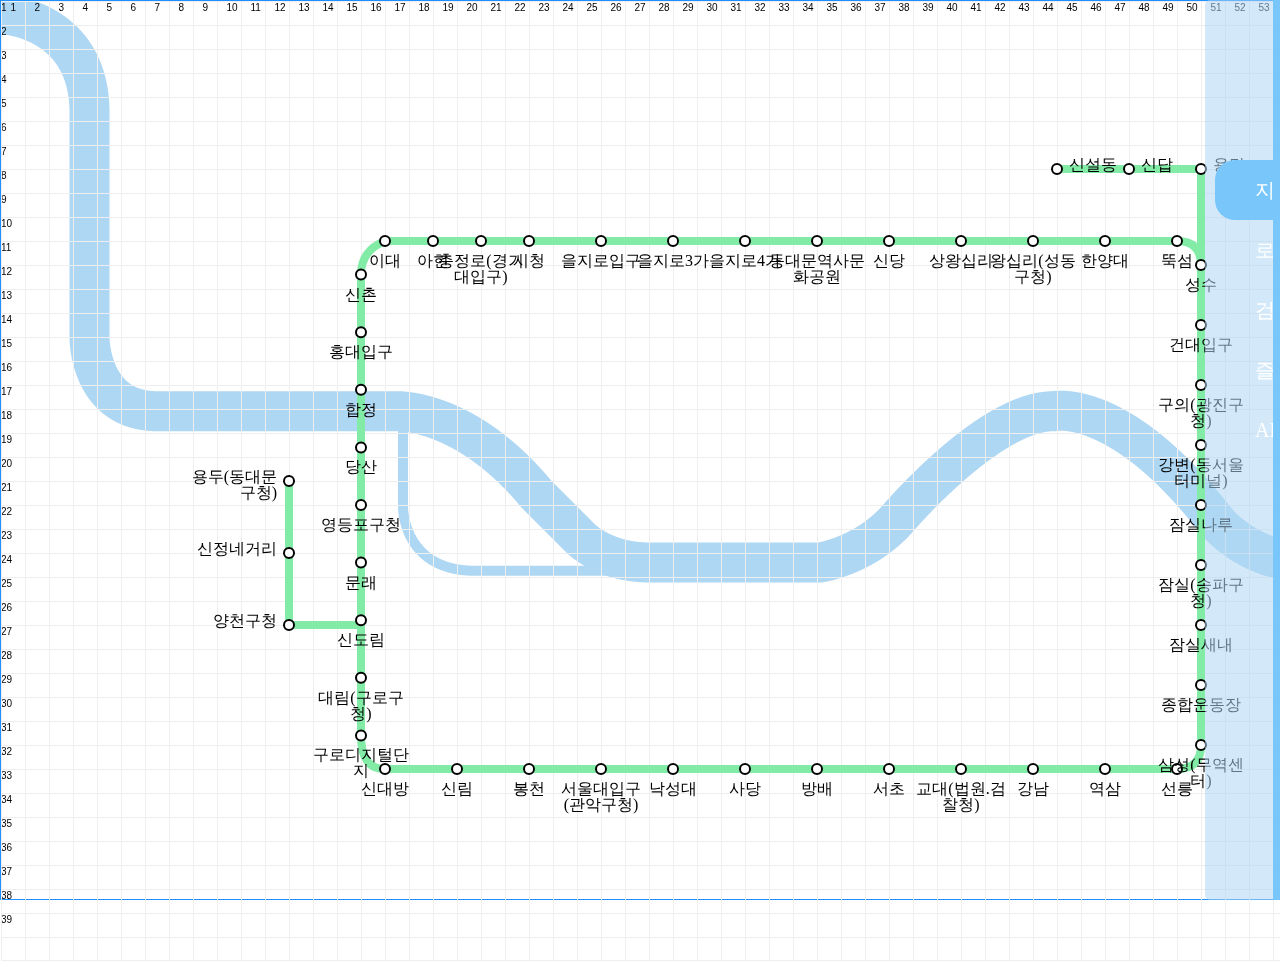
<file: index.html>
<!DOCTYPE html>
<html lang="ko">
    <head>
        <meta charset="UTF-8" />
        <meta http-equiv="X-UA-Compatible" content="IE=edge" />
        <meta name="viewport" content="width=device-width, initial-scale=1.0" />
        <title>Document</title>
        <link rel="preconnect" href="https://fonts.googleapis.com" />
        <link rel="preconnect" href="https://fonts.gstatic.com" crossorigin />
        <link
            rel="stylesheet"
            href="https://cdnjs.cloudflare.com/ajax/libs/font-awesome/6.3.0/css/all.min.css"
            integrity="sha512-SzlrxWUlpfuzQ+pcUCosxcglQRNAq/DZjVsC0lE40xsADsfeQoEypE+enwcOiGjk/bSuGGKHEyjSoQ1zVisanQ=="
            crossorigin="anonymous"
            referrerpolicy="no-referrer"
        />
        <link rel="stylesheet" href="./css/reset.css" />
        <link rel="stylesheet" href="./css/style.css" />
        <script src="./js/jquery-1.12.4.min.js"></script>
        <script
            src="./js/jquery.subwayMap-0.5.3.js"
            type="text/javascript"
        ></script>
        <script src="./js/line2.js"></script>

        <!--[if lt IE 9]>
            <script src="./js/html5shiv.js"></script>
        <![endif]-->
    </head>

    <body>
        <div id="nav">
            <nav class="nav-box">
                <h1>
                    <span class="pc"
                        ><img src="./img/logo (1).png" alt="2호선 지하철 정보"
                    /></span>
                </h1>
                <ul class="depth1">
                    <li class="list active">
                        <a href="index.html"
                            ><i class="fa-solid fa-map-location-dot"></i
                            ><span class="pc">지도보기</span></a
                        >
                    </li>
                    <li class="list">
                        <a href="login.html"
                            ><i class="fa-regular fa-user"></i
                            ><span class="pc">로그인/회원가입</span></a
                        >
                    </li>
                    <li class="list">
                        <a href="record.html"
                            ><i class="fa-solid fa-magnifying-glass"></i>
                            <spn class="pc">검색하기</spn>
                        </a>
                    </li>
                    <li class="list">
                        <a href="star.html"
                            ><i class="fa-regular fa-star"></i
                            ><span class="pc">즐겨찾기</span></a
                        >
                    </li>
                    <li class="list">
                        <a href="index.html"
                            ><i class="fa-brands fa-github"></i
                            ><span class="pc">ABOUT US</span></a
                        >
                    </li>
                </ul>
            </nav>
        </div>
        <div id="wrap" class="main"></div>

        <!-- <div class="introAni">
    <div><img src="./metrointro.gif" alt="" srcset=""></div>
  </div> -->

        <script src="./js/index.js" defer></script>
    </body>
</html>
</file>
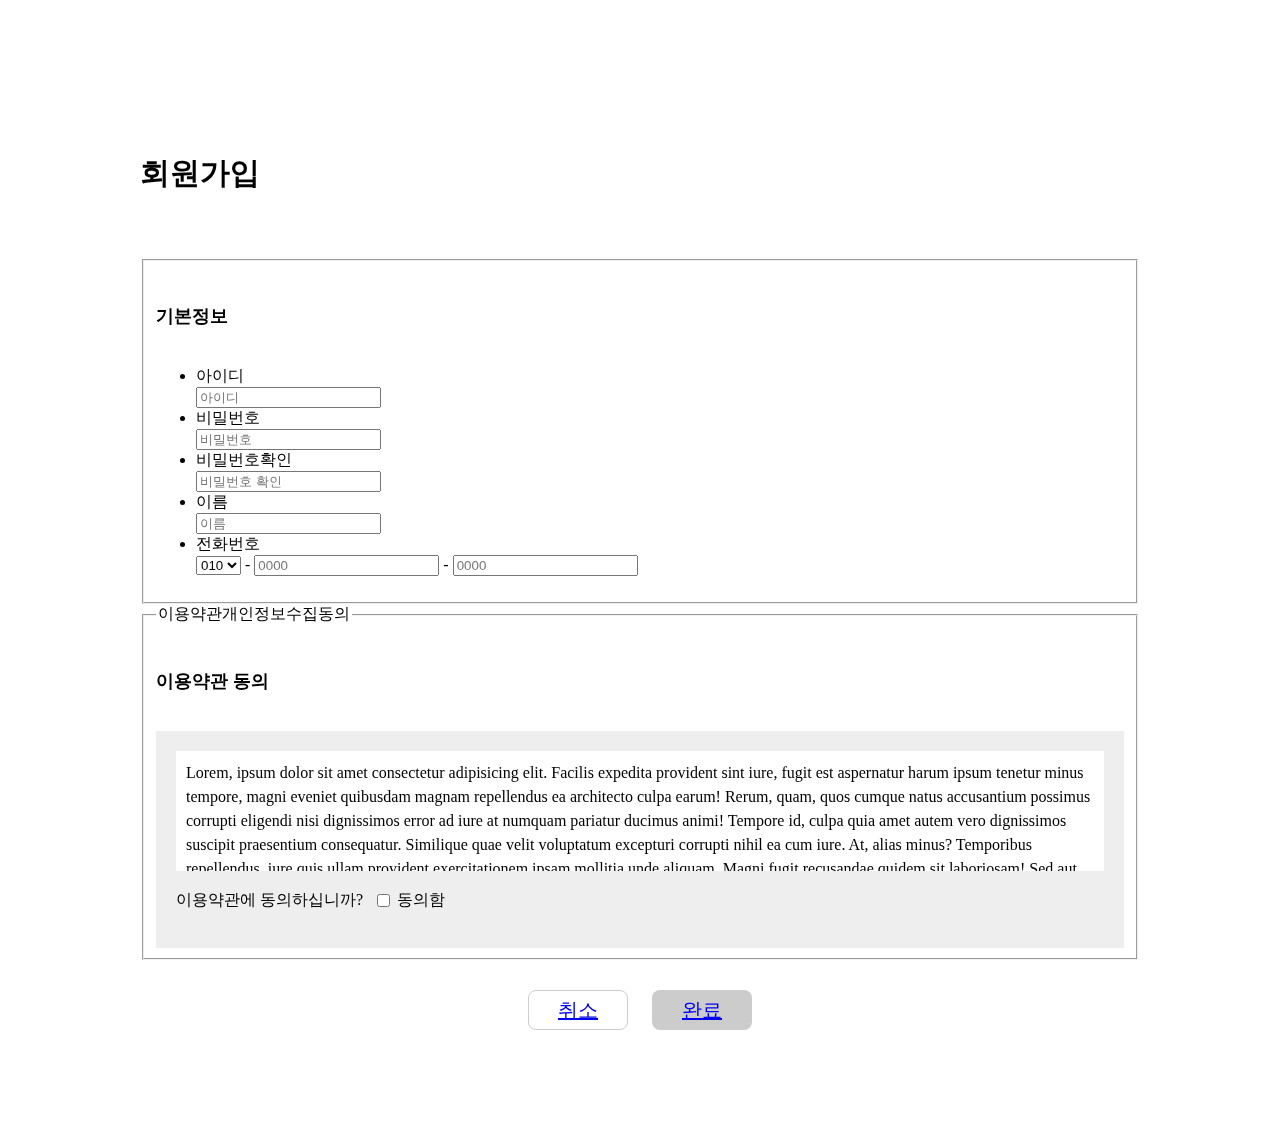
<file: join.html>
<!DOCTYPE html>
<html lang="ko">
    <head>
        <link rel="stylesheet" href="./css/join.css" />
        <title>join</title>
    </head>
    <body>
        <div id="wrap">
            <section id="section" class="joinPage">
                <div class="joinBox row">
                    <h2>회원가입</h2>
                    <form action="#none" method="post">
                        <fieldset>
                            <h3>기본정보</h3>
                            <ul>
                                <li class="cf">
                                    <label for="idbox" class="ooo"
                                        >아이디</label
                                    >
                                    <div class="ap">
                                        <input
                                            class="w100p"
                                            type="text"
                                            placeholder="아이디"
                                            name="idbox"
                                            maxlength="10"
                                        />
                                    </div>
                                </li>
                                <li class="cf">
                                    <label for="pwbox" class="ooo"
                                        >비밀번호</label
                                    >
                                    <div class="ap">
                                        <input
                                            class="w100p"
                                            type="password"
                                            placeholder="비밀번호"
                                            name="pwbox"
                                        />
                                    </div>
                                </li>
                                <li class="cf">
                                    <label for="pwboxok" class="ooo"
                                        >비밀번호확인</label
                                    >
                                    <div class="ap">
                                        <input
                                            class="w100p"
                                            type="password"
                                            placeholder="비밀번호 확인"
                                            name="pwboxok"
                                        />
                                    </div>
                                </li>
                                <li class="cf">
                                    <label for="irum">이름</label>
                                    <div class="ap">
                                        <input
                                            class="w100p"
                                            type="text"
                                            placeholder="이름"
                                            name="irum"
                                        />
                                    </div>
                                </li>
                                <li class="cf">
                                    <label for="hp">전화번호</label>
                                    <div class="ap">
                                        <select name="hp" id="hp">
                                            <option value="010">010</option>
                                        </select>
                                        -
                                        <input
                                            type="text"
                                            id="hp1"
                                            name="hp1"
                                            placeholder="0000"
                                        />
                                        -
                                        <input
                                            type="text"
                                            id="hp2"
                                            name="hp2"
                                            placeholder="0000"
                                        />
                                    </div>
                                </li>
                            </ul>
                        </fieldset>
                        <fieldset>
                            <legend>이용약관개인정보수집동의</legend>
                            <h3 class="hh">이용약관 동의</h3>
                            <div class="agree">
                                <div class="guide">
                                    Lorem, ipsum dolor sit amet consectetur
                                    adipisicing elit. Facilis expedita provident
                                    sint iure, fugit est aspernatur harum ipsum
                                    tenetur minus tempore, magni eveniet
                                    quibusdam magnam repellendus ea architecto
                                    culpa earum! Rerum, quam, quos cumque natus
                                    accusantium possimus corrupti eligendi nisi
                                    dignissimos error ad iure at numquam
                                    pariatur ducimus animi! Tempore id, culpa
                                    quia amet autem vero dignissimos suscipit
                                    praesentium consequatur. Similique quae
                                    velit voluptatum excepturi corrupti nihil ea
                                    cum iure. At, alias minus? Temporibus
                                    repellendus, iure quis ullam provident
                                    exercitationem ipsam mollitia unde aliquam.
                                    Magni fugit recusandae quidem sit
                                    laboriosam! Sed aut distinctio repellat ab.
                                    Obcaecati, iure! Facere minima autem dolorum
                                    consectetur sapiente aspernatur beatae.
                                    Dolorem eligendi provident at vero
                                    laboriosam earum animi, nihil explicabo
                                    ullam nobis, sed omnis iure? Veniam magnam,
                                    quibusdam libero maiores laboriosam tenetur
                                    beatae tempora deserunt. Nesciunt
                                    exercitationem dolore, necessitatibus
                                    eligendi adipisci libero vitae quis nostrum
                                    accusantium officiis laboriosam? Debitis
                                    explicabo eligendi ut ratione eveniet quasi.
                                    Optio, reprehenderit illo? Delectus
                                    doloribus iusto vero impedit ratione,
                                    expedita quos consequatur ad praesentium ea?
                                    Amet, accusamus fugiat officiis culpa
                                    deserunt error excepturi cum atque, natus
                                    aliquam rerum doloremque distinctio. Quam
                                    vel quis modi magni, harum officiis autem.
                                    Voluptatum natus maxime reprehenderit? Unde
                                    accusantium suscipit, recusandae veritatis
                                    beatae at. Perferendis architecto tempora
                                    cupiditate libero ut est iure molestiae
                                    quisquam eius? Excepturi suscipit, esse
                                    facilis ut a doloremque fugit laborum
                                    accusamus nostrum quo, autem consequatur
                                    minima? Pariatur rerum cum vitae quod autem
                                    sint dolores earum, praesentium, blanditiis
                                    non consequuntur quia quam. Beatae quis
                                    error quidem modi impedit reprehenderit qui
                                    placeat animi rem dicta nobis excepturi sed,
                                    aperiam ipsa omnis voluptatum quasi, earum
                                    accusamus esse alias quo. Repudiandae
                                    repellendus magnam sit obcaecati! Enim fuga
                                    earum iusto aliquid qui, eveniet fugit non
                                    debitis dolores aut minus, minima laboriosam
                                    eos ipsam vitae corporis blanditiis ducimus
                                    sequi exercitationem officiis excepturi
                                    reiciendis alias. Repellendus, laborum
                                    dolor?
                                </div>
                                <p>
                                    <span>이용약관에 동의하십니까?</span>
                                    <input
                                        type="checkbox"
                                        value="ok"
                                        name="guide"
                                        id="guide"
                                    />
                                    <label for="guide">동의함</label>
                                </p>
                            </div>
                        </fieldset>
                        <div class="btn">
                            <button type="submit">
                                <a href="./login.html">취소</a>
                            </button>
                            <button type="reset">
                                <a href="./login.html">완료</a>
                            </button>
                        </div>
                    </form>
                </div>
            </section>
        </div>

        <script defer>
            function activeLink(e) {
                $("#wrap").load("./login.html");

                return false;
            }

            $("#wrap").on("click", ".btn button", activeLink);
        </script>
    </body>
</html>
</file>
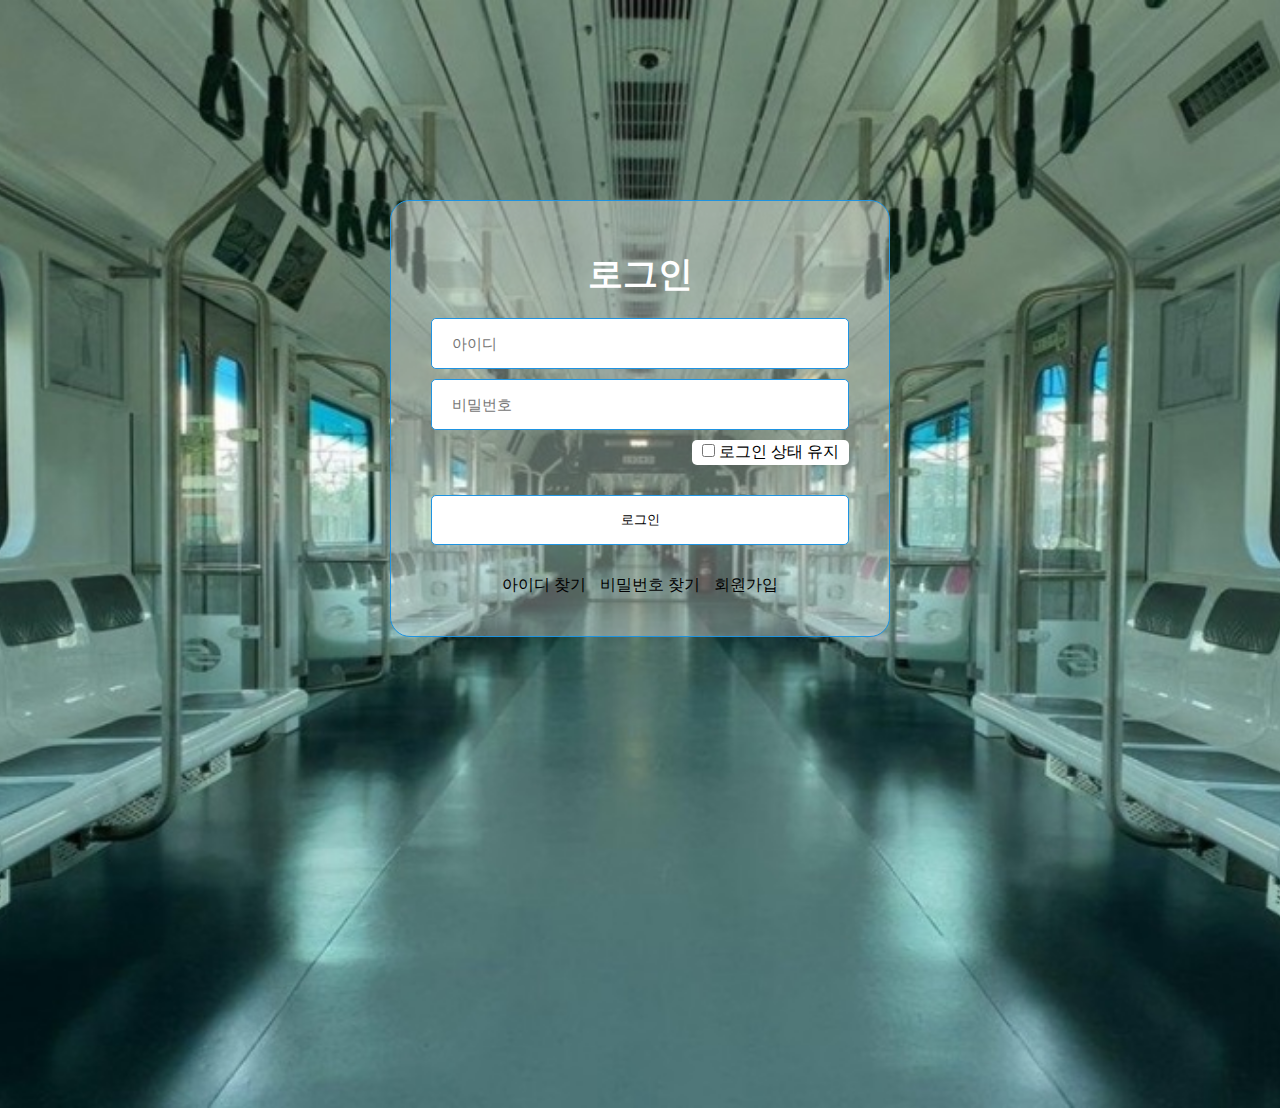
<file: login.html>
<!DOCTYPE html>
<html lang="en">
    <head>
        <link rel="stylesheet" href="./css/login.css" />
        <title>login</title>
    </head>
    <body>
        <div id="login">
            <div class="loginbox">
                <h2>로그인</h2>
                <form
                    action="#"
                    method="post"
                    name="loginform"
                    autocomplete="off"
                >
                    <p class="idpw">
                        <input type="text" name="idt" placeholder="아이디" />
                        <label for="idt" class="bimg"></label>
                    </p>
                    <p class="idpw">
                        <input
                            type="password"
                            name="pw"
                            placeholder="비밀번호"
                        />
                        <label for="pw" class="bimg"></label>
                    </p>
                    <div class="box2">
                        <div class="loginok">
                            <input type="checkbox" value="ok" name="loging" />
                            <label for="loging">
                                <span class="bgimg bglogin"></span>
                                로그인 상태 유지
                            </label>
                        </div>
                    </div>
                    <button type="submit">로그인</button>
                    <div class="atext">
                        <a href="#">아이디 찾기</a>
                        <a href="#">비밀번호 찾기</a>
                        <a href="./join.html">회원가입</a>
                    </div>
                </form>
            </div>
        </div>
        <script defer>
            function activeLink(e) {
                $("#wrap").load("./join.html");

                return false;
            }

            $("#wrap").on("click", ".atext a", activeLink);
        </script>
    </body>
</html>
</file>
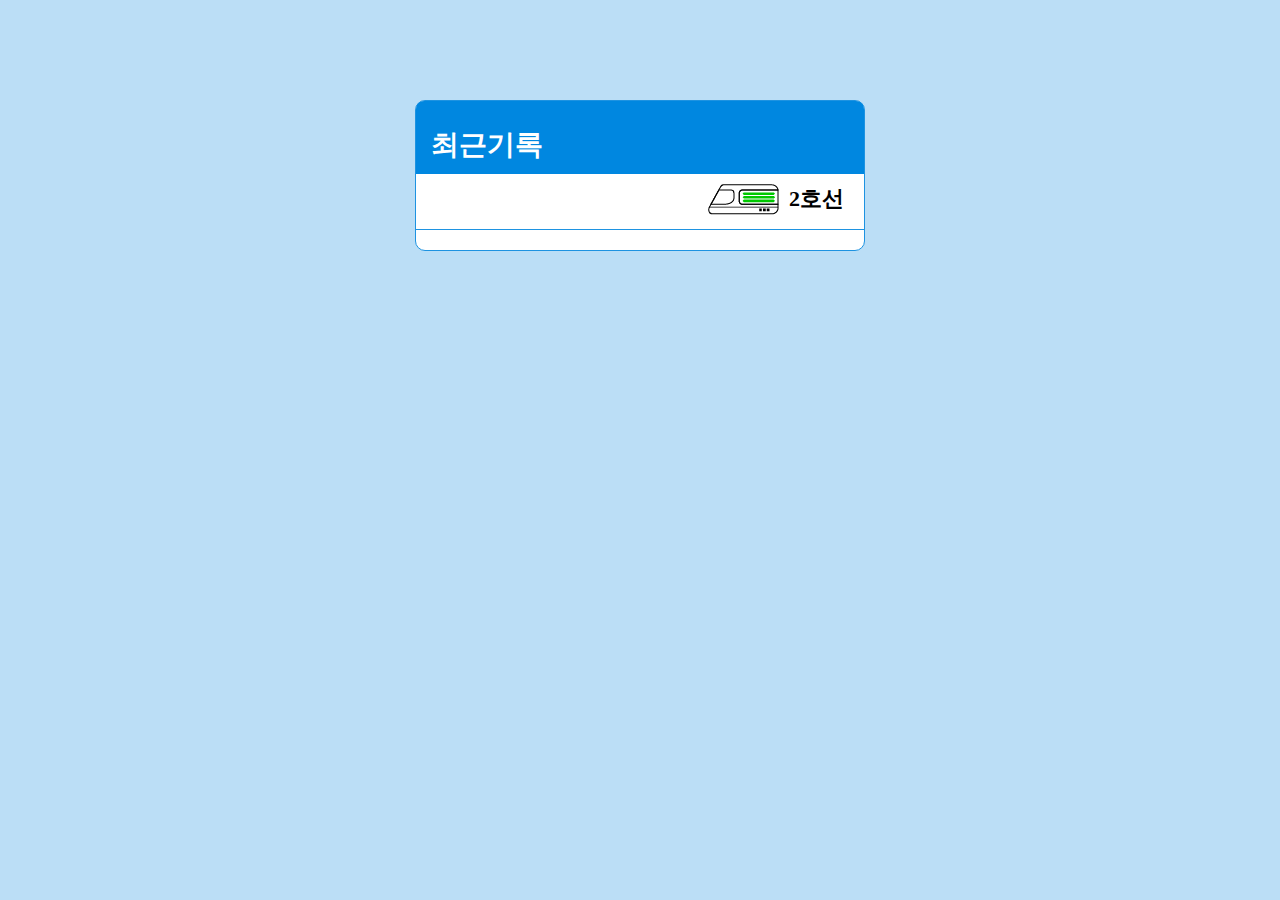
<file: record.html>
<!DOCTYPE html>
<html lang="en">
    <head>
        <title>star</title>
        <link rel="stylesheet" href="./css/record.css" />
    </head>
    <body>
        <div id="record">
            <h2>최근기록</h2>
            <div class="hd">
                <div><img src="./img/sdafadasdadsa2000.png" alt="" /></div>
                <h3>2호선</h3>
            </div>
            <div class="rec">
                <!-- <div class="cord">
                <a href="#">강남</a>
            </div> -->
            </div>
            <div class="re"></div>
        </div>

        <script src="./js/record.js"></script>
    </body>
</html>
</file>
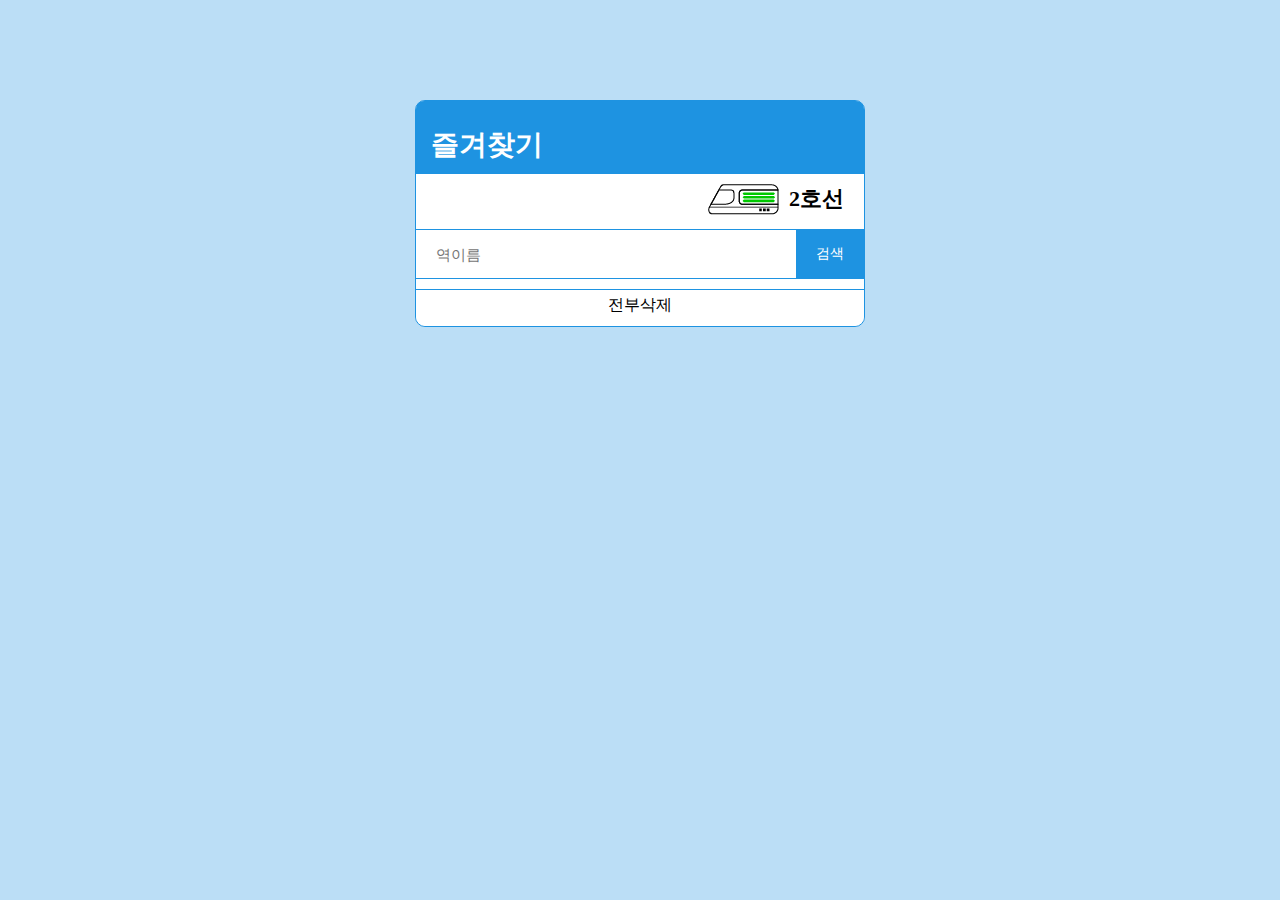
<file: star.html>
<!DOCTYPE html>
<html lang="en">
    <head>
        <title>star</title>
        <link rel="stylesheet" href="./css/star2.css" />
    </head>
    <body>
        <div id="star">
            <h2>즐겨찾기</h2>
            <div class="hd">
                <div><img src="./img/sdafadasdadsa2000.png" alt="" /></div>
                <h3>2호선</h3>
            </div>
            <form>
                <input type="text" placeholder="역이름" />
                <button type="submit">검색</button>
            </form>
            <!-- <ul class="starlist">
            <li>
                <input type="text" value="강남역" disabled>
                <button type="button">추가</button>
            </li>
        </ul> -->
            <!-- <ul class="starlist">
            <li>
                <input type="text" value="강남역" disabled>
                <button type="button">삭제</button>
            </li>
        </ul> -->
            <div class="btn">
                <a href="#">전부삭제</a>
            </div>
        </div>

        <script src="./js/star2.js"></script>
    </body>
</html>
</file>
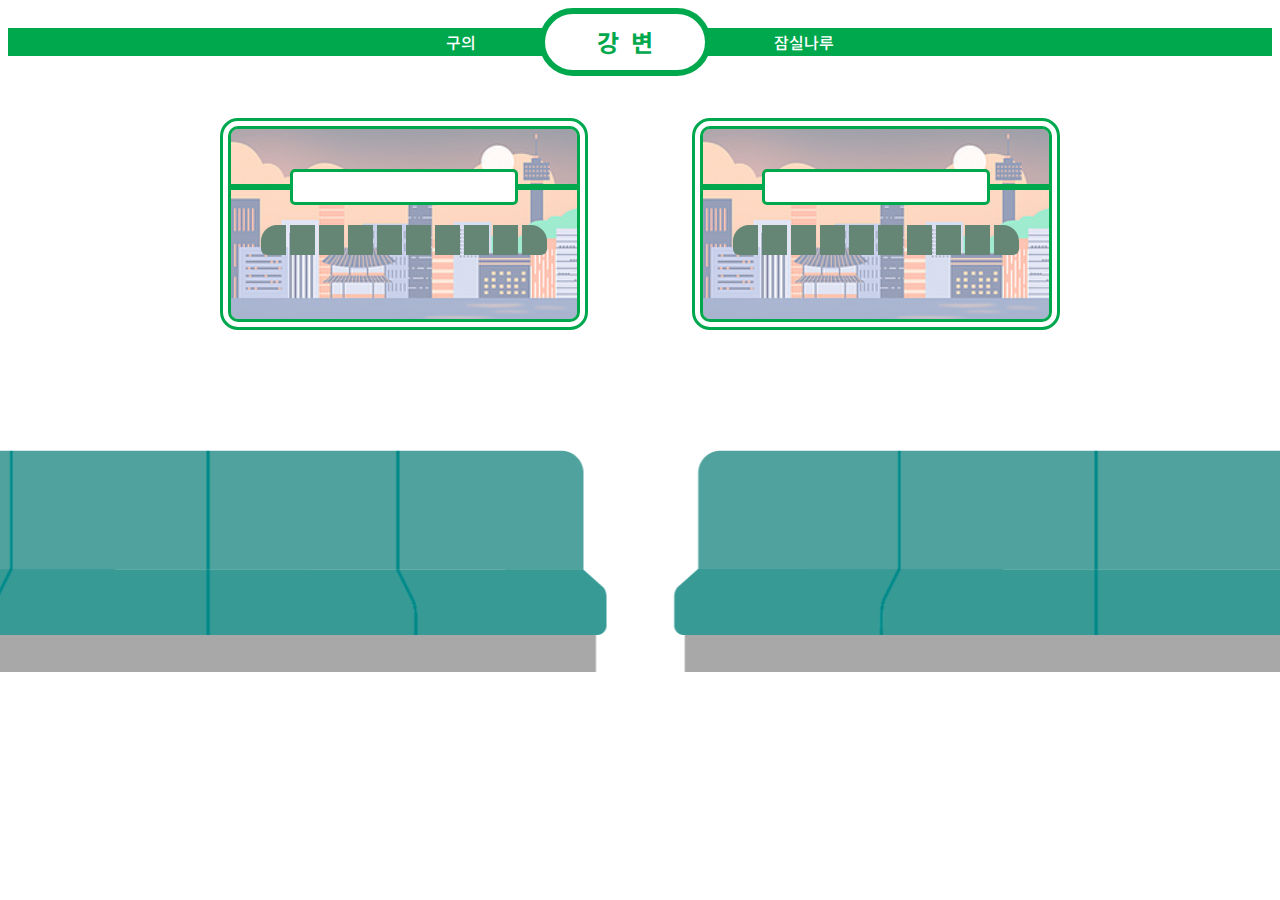
<file: trainInfo.html>
<html>
    <head>
        <link rel="stylesheet" href="./css/index.css" />
        <title>도착정보</title>
    </head>

    <body>
        <div class="trainInfo">
            <div class="station-line">
                <div class="station station-prev">구의</div>
                <div class="station station-current">강변</div>
                <div class="station station-next">잠실나루</div>
            </div>

            <div class="container">
                <div class="train inline-train">
                    <i class="fa-solid fa-location-dot"></i>
                    <div class="train-msg">&nbsp;</div>
                    <span class="train-number">
                        <i class="fa-solid fa-train"></i> <span> </span>
                    </span>
                    <div class="congestion">
                        <span data-crowded="0"> 0 </span>
                        <span data-crowded="0"> 0 </span>
                        <span data-crowded="0"> 0 </span>
                        <span data-crowded="0"> 0 </span>
                        <span data-crowded="0"> 0 </span>
                        <span data-crowded="0"> 0 </span>
                        <span data-crowded="0"> 0 </span>
                        <span data-crowded="0"> 0 </span>
                        <span data-crowded="0"> 0 </span>
                        <span data-crowded="0"> 0 </span>
                    </div>

                    <div class="next-train">&nbsp;</div>
                </div>

                <div class="train outline-train">
                    <i class="fa-solid fa-location-dot"></i>

                    <div class="train-msg">&nbsp;</div>
                    <span class="train-number">
                        <i class="fa-solid fa-train"></i> <span> </span>
                    </span>
                    <div class="congestion">
                        <span data-crowded="0"> 0 </span>
                        <span data-crowded="0"> 0 </span>
                        <span data-crowded="0"> 0 </span>
                        <span data-crowded="0"> 0 </span>
                        <span data-crowded="0"> 0 </span>
                        <span data-crowded="0"> 0 </span>
                        <span data-crowded="0"> 0 </span>
                        <span data-crowded="0"> 0 </span>
                        <span data-crowded="0"> 0 </span>
                        <span data-crowded="0"> 0 </span>
                    </div>

                    <div class="next-train">&nbsp;</div>
                </div>
            </div>
        </div>

        <script src="./js/sample.js" defer></script>
    </body>
</html>
</file>
<file: css/style.css>
@charset "utf-8";

body {
    border: 1px solid #1e90ff;
    width: 100%;
    height: 100%;
    overflow: hidden;
}

#wrap {
    width: 100vw;
    height: 100vh;
}

@media screen and (min-width: 768px) {
    #wrap.main {
        display: flex;
        justify-content: center;
    }
    #wrap.main #map-wrapper {
        width: 1488px;
    }
}

/* nav */

#nav {
    border-right: 7px solid #79c6fb;
    padding-left: 10px;
    border-radius: 5px 0 0 5px;
    position: fixed;
    width: 75px;
    right: 0;
    bottom: 0;
    display: flex;
    height: 100%;
    z-index: 9999;
    align-items: center;
    background: #aed7f48a;
    color: #fff;
    overflow-x: hidden;
    transition: all 0.5s;
}

#nav img {
    height: 150px;
    padding: 20px;
}

#nav:hover {
    width: 300px;
}

#nav ul li.active {
    border-top-left-radius: 20px;
    border-bottom-left-radius: 20px;
    background: #79c6fb;
}

#nav ul li.active a::before {
    content: "";
    background: #aed7f4;
    border-radius: 50%;
    box-shadow: 15px 15px 0 #79c6fb;
}

#nav ul li.active a::after {
    content: "";
    background: #aed7f4;
    border-radius: 50%;
    box-shadow: 15px -15px 0 #79c6fb;
}

#nav .nav-box {
    margin-right: 7px;
    width: 300px;
    height: 100%;
    display: flex;
    flex-direction: column;
}

#nav .nav-box h1 {
    font-size: 30px;
    line-height: 30px;
    display: inline-block;
    height: 160px;
    text-align: center;
}

#nav .nav-box .contact {
    margin-top: auto;
}

#nav .depth1 li a {
    font-size: 20px;
    padding: 20px;
    display: block;
    width: 300px;
    transition: all 0.3;
}

#nav .depth1 li a i {
    margin-right: 20px;
}

#nav .nav-box .contact {
    display: flex;
    justify-content: space-around;
}

@media screen and (max-width: 1024px) {
    .pc {
        display: none;
    }

    #nav {
        border-right: none;
        border-bottom: 7px solid #1e90ff;
        padding: 0;
        border-radius: 20px 20px 0 0;
        position: fixed;
        width: 100%;
        right: 0;
        bottom: 0;
        display: flex;
        height: 65px;
        z-index: 9999;
        align-items: center;
        background: #79c7fb82;
        color: #fff;
        overflow: auto;
        transition: all 0.5s;
    }

    #nav:hover {
        width: 100%;
        height: 65px;
    }

    #nav ul li.active {
        border-top-left-radius: 20px;
        border-top-right-radius: 20px;
        border-bottom-left-radius: 0;
        background: #1e90ff;
    }

    #nav ul li.active a::before {
        content: "";
        background: #2b343b;
        border-radius: 50%;
        box-shadow: 15px 15px 0 #1e90ff;
    }

    #nav ul li.active a::after {
        content: "";
        background: #2b343b;
        border-radius: 50%;
        box-shadow: 15px -15px 0 #1e90ff;
    }

    #nav .nav-box {
        flex: 1;
        margin-top: 7px;
        width: 300px;
        height: 100%;
        display: flex;
        flex-direction: row;
    }

    #nav .nav-box h1 {
        font-size: 30px;
        line-height: 30px;
        display: inline-block;
        height: 50px;
        text-align: center;
    }

    #nav .nav-box .contact {
        margin-top: auto;
    }

    #nav .depth1 {
        display: flex;
        flex-direction: row;
    }

    #nav .depth1 li a {
        font-size: 20px;
        padding: 20px;
        display: block;
        height: 100%;
        width: 100%;
        transition: all 0.3;
    }

    #nav .depth1 li a i {
        margin-right: 0px;
    }

    #nav .nav-box .contact {
        display: flex;
        justify-content: space-around;
    }

    /* map */

    #wrap {
        width: 100vw;
        top: 0;
        transform: unset;
        height: 100vh;
        left: 0;
        overflow-x: hidden;
    }

    .subway-map {
        width: 600px;
        height: 800px;
    }
}
</file>
<file: css/join.css>
.row {
  max-width: 1000px;
  margin: 0 auto;
  padding: 0 10px;
}

.joinPage .joinBox {
  padding-top: 80px;
  padding-bottom: 80px;
}
.joinPage .joinBox p {
  line-height: 1.5em;
}
.joinPage .joinBox h2 {
  font-size: 30px;
  padding: 40px 0;
}
.joinPage .joinBox .btn {
  text-align: center;
}
.joinPage .joinBox .btn button {
  width: 100px;
  height: 40px;
  border: none;
  background: #ccc;
  margin: 30px 10px;
  border-radius: 8px;
  color: #000;
  font-size: 20px;
  cursor: pointer;
}
.joinPage .joinBox .btn button[type=submit] {
  background: none;
  border: 1px solid #ccc;
}
.joinPage .joinBox form h3 {
  font-size: 18px;
  padding: 20px 0;
}
.joinPage .joinBox form table {
  margin-bottom: 30px;
}
.joinPage .joinBox form table col:nth-child(1) {
  width: 20%;
  background: #eee;
}
@media only screen and (max-width:768px) {
  .joinPage .joinBox form table col:nth-child(1) {
    display: none;
  }
}
.joinPage .joinBox form table col:nth-child(2) {
  width: 80%;
}
@media only screen and (max-width:768px) {
  .joinPage .joinBox form table col:nth-child(2) {
    width: 100%;
  }
}
.joinPage .joinBox form table th {
  border: 1px solid #ddd;
  padding: 10px;
  text-align: left;
  vertical-align: middle;
}
@media only screen and (max-width:768px) {
  .joinPage .joinBox form table th {
    display: none;
  }
}
.joinPage .joinBox form table td {
  border: 1px solid #ddd;
  padding: 10px;
  text-align: left;
  vertical-align: middle;
}
.joinPage .joinBox form table input[type=checkbox],
.joinPage .joinBox form table input[type=radio],
.joinPage .joinBox form table input[type=checkbox] + label,
.joinPage .joinBox form table input[type=radio] + label {
  vertical-align: middle;
}
.joinPage .joinBox form table label {
  margin-right: 10px;
}
.joinPage .joinBox form table input[type=text],
.joinPage .joinBox form table input[type=password],
.joinPage .joinBox form table select {
  height: 30px;
  border: 1px solid #ddd;
  text-indent: 1em;
  vertical-align: middle;
}
.joinPage .joinBox form table select {
  text-indent: 0em;
}
.joinPage .joinBox form table textarea {
  width: 80%;
  height: 100px;
  border: 1px solid #ddd;
  padding: 10px;
}
.joinPage .joinBox form table #idbox, .joinPage .joinBox form table #pwbox, .joinPage .joinBox form table #pwboxok, .joinPage .joinBox form table #irum, .joinPage .joinBox form table #emailid, .joinPage .joinBox form table #emaildomain {
  width: 200px;
}
@media only screen and (max-width:768px) {
  .joinPage .joinBox form table #idbox, .joinPage .joinBox form table #pwbox, .joinPage .joinBox form table #pwboxok, .joinPage .joinBox form table #irum, .joinPage .joinBox form table #emailid, .joinPage .joinBox form table #emaildomain {
    width: 100%;
  }
}
.joinPage .joinBox form table #zipcode, .joinPage .joinBox form table #hp1, .joinPage .joinBox form table #hp2, .joinPage .joinBox form table #birth {
  width: 100px;
}
.joinPage .joinBox form table #addr1, .joinPage .joinBox form table #addr2, .joinPage .joinBox form table #addr3 {
  width: 35%;
}
.joinPage .joinBox form table #zipcode + button {
  height: 30px;
  vertical-align: middle;
  background: gray;
  border-radius: 5px;
  border: none;
  padding: 0 5px;
  color: #fff;
}
.joinPage .joinBox form .agree {
  background: #eee;
  padding: 20px;
}
.joinPage .joinBox form .agree > div {
  background: #fff;
  height: 100px;
  overflow-y: auto;
  line-height: 1.5;
  padding: 10px;
  margin-bottom: 10px;
}
.joinPage .joinBox form .agree input {
  margin-left: 10px;
}
.joinPage .joinBox form .agree span, .joinPage .joinBox form .agree input, .joinPage .joinBox form .agree label {
  vertical-align: middle;
}/*# sourceMappingURL=join.css.map */
</file>
<file: css/login.css>
body {
  height: 100vh;
  overflow: hidden;
  background-image: url(../img/77254_27169_036.jpg);
  background-repeat: no-repeat;
  background-size: cover;
  background-position: center;
  overflow-y: scroll;
}

#login * {
  margin: 0;
  padding: 0;
  box-sizing: border-box;
  outline: none;
}
#login a {
  color: inherit;
  text-decoration: none;
}
#login input {
  border: none;
}
#login .loginbox {
  width: 500px;
  margin: 200px auto;
  padding: 40px 40px;
  background: rgba(255, 255, 255, 0.33);
  border-radius: 20px;
  border: 1px solid rgb(30, 147, 225);
}
#login .loginbox h2 {
  font-size: 28px;
  text-align: center;
  padding: 10px;
  color: #fff;
  font-weight: bold;
  font-size: 35px;
}
#login .loginbox .idpw {
  font-size: 14px;
  border: 1px solid rgb(30, 147, 225);
  margin-top: 10px;
  border-radius: 5px;
  background: #fff;
}
#login .loginbox .idpw input {
  width: 100%;
  padding: 16px 20px;
  border-radius: 5px;
  font-size: 15px;
}
#login .loginbox .box2 {
  display: flex;
  margin-top: 10px;
  justify-content: flex-end;
}
#login .loginbox .box2 .loginok {
  background: #fff;
  padding: 2px 10px;
  border-radius: 5px;
}
#login .loginbox button[type=submit] {
  border: 1px solid rgb(30, 147, 225);
  background: none;
  width: 100%;
  height: 50px;
  border-radius: 5px;
  margin: 30px 0 10px 0;
  cursor: pointer;
  background: #fff;
}
#login .loginbox .atext {
  text-align: center;
  margin-top: 20px;
}
#login .loginbox .atext a {
  padding: 0 5px;
}
@media screen and (max-width: 510px) {
  #login .loginbox {
    width: 90%;
    margin: 300px auto;
    padding: 20px 20px;
    background: rgba(255, 255, 255, 0.33);
    border-radius: 20px;
    border: 1px solid rgb(30, 147, 225);
  }
  #login .loginbox .idpw {
    font-size: 14px;
    border: 1px solid rgb(30, 147, 225);
    margin-top: 8px;
    background: #fff;
  }
  #login .loginbox .idpw input {
    width: 100%;
    padding: 14px 14px;
    border-radius: 5px;
  }
  #login .loginbox .box2 {
    display: flex;
    margin-top: 6px;
    justify-content: flex-end;
  }
  #login .loginbox .box2 .loginok {
    font-size: 14px;
    background: #fff;
    padding: 2px 10px;
    border-radius: 5px;
  }
  #login .loginbox button[type=submit] {
    border: 1px solid rgb(30, 147, 225);
    background: none;
    width: 100%;
    height: 45px;
    border-radius: 5px;
    margin: 30px 0 0 0;
    cursor: pointer;
    background: #fff;
  }
  #login .loginbox .atext {
    font-size: 14px;
    word-break: keep-all;
    text-align: center;
    margin-top: 10px;
  }
  #login .loginbox .atext a {
    padding: 0 5px;
    display: block;
    padding-top: 5px;
  }
}/*# sourceMappingURL=login.css.map */
</file>
<file: css/record.css>
@charset "utf-8";

* {
    margin: 0;
    padding: 0;
    box-sizing: border-box;
    outline: none;
}
a {
    color: inherit;
    text-decoration: none;
}

body {
    background: rgba(30, 147, 225, 0.3);
}
#record {
    width: 450px;
    margin: 100px auto;
    border: 1px solid rgb(30, 147, 225);
    border-radius: 10px;
    background: #fff;
}
#record > h2 {
    font-size: 28px;
    padding: 25px 0 10px 15px;
    background: rgb(0, 135, 224);
    border-radius: 8px 8px 0 0;
    color: #fff;
}
#record .hd {
    display: flex;
    justify-content: flex-end;
    padding: 5px 15px 0px 0px;
    border-bottom: 1px solid rgb(30, 147, 225);
}
#record .hd > div {
    padding: 5px 5px 0px 0px;
}
#record .hd > h3 {
    font-size: 22px;
    padding: 5px;
    padding-bottom: 15px;
}

#record .cord > div {
    width: 100%;
    padding: 5px;
    border-bottom: 1px solid rgb(30, 147, 225);
    text-align: center;
    background-color: #fff;
}
#record .re {
    margin-bottom: 20px;
}

@media screen and (max-width: 460px) {
    #record {
        width: 300px;
        margin: 100px auto;
        border: 1px solid rgb(30, 147, 225);
        border-radius: 10px;
        background: #fff;
    }
    #record .btn > a {
        text-align: center;
        background: #fff;
        padding: 5px 110px 10px 110px;
        border-radius: 0 0 10px 10px;
    }
}
</file>
<file: css/star2.css>
@charset "utf-8";

* {
    margin: 0;
    padding: 0;
    box-sizing: border-box;
    outline: none;
}
a {
    color: inherit;
    text-decoration: none;
}
input {
    border: none;
}
ul {
    list-style: none;
}

body {
    background: rgba(30, 147, 225, 0.3);
}
#star {
    width: 450px;
    margin: 100px auto;
    border: 1px solid rgb(30, 147, 225);
    border-radius: 10px;
    background: #fff;
}
#star > h2 {
    font-size: 28px;
    padding: 25px 0 10px 15px;
    background: rgb(30, 147, 225);
    border-radius: 8px 8px 0 0;
    color: #fff;
}
#star .hd {
    display: flex;
    justify-content: flex-end;
    padding: 5px 15px 0px 0px;
}
#star .hd > div {
    padding: 5px 5px 0px 0px;
}
#star .hd > h3 {
    font-size: 22px;
    padding: 5px;
}

#star > form {
    margin-top: 10px;
    display: flex;
    height: 50px;
    font-size: 14px;
}
#star > form > input {
    flex: 1;
    padding-left: 20px;
    border: 1px solid rgb(30, 147, 225);
    border-left: none;
    border-right: none;
    font-size: 15px;
}
#star > form > button {
    border: none;
    background: none;
    padding: 0 20px;
    cursor: pointer;
    background: rgb(30, 147, 225);
    color: #fff;
    font-size: 14px;
}
#star > form > button:hover {
    background: rgb(184, 207, 223);
}

#star .itext {
    /* margin-top: 20px; */
    margin-bottom: 20px;
}
#star .itext > li {
    display: flex;
}
#star .itext > li > input {
    flex: 1;
    padding: 10px 20px;
    background: none;
    border-bottom: 1px solid rgb(30, 147, 225);
    background-color: #fff;
}
#star .itext > li > button {
    border: none;
    padding: 0 20px;
    cursor: pointer;
    background: rgb(30, 147, 225);
    font-size: 14px;
    color: #fff;
}
#star .itext > li > button:hover {
    background: rgb(184, 207, 223);
}

#star .starlist {
    /* margin-top: 20px; */
    margin-bottom: 20px;
}
#star .starlist > li {
    display: flex;
}
#star .starlist > li > div {
    flex: 1;
    padding: 10px 20px;
    border-bottom: 1px solid rgb(30, 147, 225);
    background-color: #fff;
    font-size: 13px;
}
#star .starlist > li > button {
    border: none;
    padding: 0 20px;
    cursor: pointer;
    background: rgb(30, 147, 225);
    font-size: 14px;
    color: #fff;
}
#star .starlist > li > button:hover {
    background: rgb(184, 207, 223);
}

#star .btn {
    text-align: center;
    margin-top: 10px;
    padding: 5px 5px 10px 5px;
    border-top: 1px solid rgb(30, 147, 225);
    background: #fff;
    border-radius: 0 0 10px 10px;
}
#star .btn:hover {
    background: rgb(184, 207, 223);
}
#star .btn > a {
    text-align: center;
    padding: 5px 185px 10px 185px;
    border-radius: 0 0 10px 10px;
}

@media screen and (max-width: 460px) {
    #star {
        width: 300px;
        margin: 100px auto;
        border: 1px solid rgb(30, 147, 225);
        border-radius: 10px;
        background: #fff;
    }
    #star > form {
        margin-top: 10px;
        display: flex;
        height: 40px;
        font-size: 14px;
    }
    #star .btn > a {
        text-align: center;
        border-radius: 0 0 10px 10px;
    }
}
</file>
<file: css/index.css>
@import url("https://fonts.googleapis.com/css2?family=Gugi&family=Noto+Sans+KR:wght@300;400;500;700;900&display=swap");
.trainInfo {
  font-family: "Noto Sans KR", sans-serif;
  font-weight: 500;
}
.trainInfo * {
  margin: 0;
  padding: 0;
  box-sizing: border-box;
}
.trainInfo .station-line {
  display: flex;
  margin-bottom: 20px;
  align-items: center;
  justify-content: center;
  gap: 5%;
  position: relative;
}
.trainInfo .station-line::after {
  position: absolute;
  width: 100%;
  height: 1.8em;
  background-color: #00a84d;
  content: " ";
  display: block;
  z-index: -1;
}
.trainInfo .station-line .station {
  text-align: center;
  color: white;
  line-height: 1;
}
.trainInfo .station-line .station-current {
  min-width: 170px;
  border: 6px solid #00a84d;
  border-radius: 50px;
  color: #00a84d;
  font-size: 150%;
  background-color: white;
  padding: 10px 40px;
  letter-spacing: 0.5em;
  text-indent: 0.5em;
  font-weight: 700;
  line-height: 1.5;
}
@media screen and (max-width: 768px) {
  .trainInfo .station-line {
    justify-content: space-between;
    gap: 0;
  }
  .trainInfo .station-line .station {
    min-width: -moz-max-content;
    min-width: max-content;
    flex-basis: 100%;
  }
  .trainInfo .station-line .station-current {
    font-size: 130%;
    padding: 10px 20px;
    letter-spacing: 0;
    text-indent: 0;
  }
}
.trainInfo .container {
  max-width: 1200px;
  margin: 0 auto;
  justify-content: center;
  margin-top: 10px;
  display: flex;
  flex-wrap: wrap;
  overflow-x: hidden;
  padding: 10px 0;
  gap: 10%;
}
.trainInfo .loader {
  animation: ani infinite 0.5s both;
  transform-origin: bottom center;
}
@keyframes ani {
  0% {
    transform: rotateZ(0deg);
  }
  25% {
    transform: rotateZ(-3deg);
  }
  50% {
    transform: rotateZ(0deg);
  }
  75% {
    transform: rotateZ(3deg);
  }
  100% {
    transform: rotateZ(0deg);
  }
}
.trainInfo .loader-box {
  position: absolute;
  top: 40%;
}
.trainInfo .track {
  top: 10%;
  z-index: -1;
  position: absolute;
  overflow: hidden;
  width: 100%;
  height: 120px;
  border-left: 8px solid #bbb;
  transform: skew(-5deg) rotateX(45deg) translateX(25%);
}
.trainInfo .track:before {
  content: "";
  position: absolute;
  height: 10px;
  width: 50px;
  background-color: #bbb;
  top: 90px;
  box-shadow: 0 0 #bbb, 0 -20px #bbb, 0 -40px #bbb, 0 -60px #bbb, 0 -80px #bbb, 0 -100px #bbb, 0 -120px #bbb, 0 -140px #bbb, 0 -160px #bbb;
  animation: track 1s linear infinite;
}
@keyframes track {
  0% {
    transform: translateY(70px) rotateX(45deg);
  }
  100% {
    transform: translateY(0px) rotateX(45deg);
  }
}
.trainInfo .track:after {
  display: block;
  top: 10%;
  content: "";
  position: absolute;
  transform: rotate(-10deg) translateY(8px);
  width: 50px;
  height: 120px;
  background-color: #fff;
  border-left: 8px solid #bbb;
  left: 30px;
  top: -10px;
}
.trainInfo .train {
  border-radius: 10px;
  border: 3px solid #00a84d;
  outline-offset: 5px;
  outline: 3px solid #00a84d;
  margin: 20px 0;
  overflow: hidden;
  position: relative;
  padding: 30px;
  display: flex;
  flex-direction: column;
  align-items: center;
  gap: 10px;
}
.trainInfo .train::before {
  width: 100%;
  height: 100%;
  position: absolute;
  display: block;
  content: "";
  top: 0;
  left: 0;
  z-index: -1;
  background-image: url("../img/window.png");
  opacity: 0.5;
  background-repeat: no-repeat;
  background-size: cover;
}
.trainInfo .train i {
  color: #00a84d;
}
.trainInfo .train .fa-location-dot {
  font-size: 26px;
}
.trainInfo .train .train-msg {
  padding: 3px;
  border: 3px solid #00a84d;
  min-width: -moz-fit-content;
  min-width: fit-content;
  width: 80%;
  text-align: center;
  position: relative;
  border-radius: 5px;
  background-color: white;
}
.trainInfo .train .train-msg::before {
  border: 3px solid #00a84d;
  z-index: -1;
  width: 153.75%;
  background-color: #00a84d;
  position: absolute;
  top: 50%;
  transform: translateY(-50%);
  left: calc(-25% - 6px);
  content: " ";
  display: block;
}
.trainInfo .train .congestion {
  min-width: -moz-max-content;
  min-width: max-content;
  color: white;
  overflow: hidden;
}
.trainInfo .train .congestion span {
  display: inline-block;
  padding: 3px 8px;
  background-color: #00a84d;
  color: white;
}
.trainInfo .train .congestion span:first-of-type {
  border-top-left-radius: 16px;
  border-bottom-left-radius: 6px;
}
.trainInfo .train .congestion span:last-of-type {
  border-top-right-radius: 16px;
  border-bottom-right-radius: 6px;
}
.trainInfo .train .congestion [data-crowded="0"] {
  color: transparent;
  filter: grayscale(0.8);
}
.trainInfo .train .congestion [data-crowded="1"] {
  filter: saturate(1.6);
}
.trainInfo .train .congestion [data-crowded="2"] {
  filter: saturate(1.2);
}
.trainInfo .train .congestion [data-crowded="3"] {
  filter: hue-rotate(-30deg);
}
.trainInfo .train .congestion [data-crowded="4"] {
  filter: hue-rotate(-55deg);
}
@media screen and (max-width: 400px) {
  .trainInfo .train {
    padding: 10px;
  }
  .trainInfo .train .congestion span {
    padding: 2px 7px;
  }
}
.trainInfo .train .next-train {
  color: #444;
}
.trainInfo .container {
  overflow: visible;
  position: relative;
}
.trainInfo .container::after {
  display: block;
  position: absolute;
  height: 230px;
  width: 100vw;
  content: " ";
  margin-top: 10vh;
  top: 100%;
  background-image: url("../img/seat.png");
  background-repeat: no-repeat;
  background-position: bottom center;
}/*# sourceMappingURL=index.css.map */
</file>
